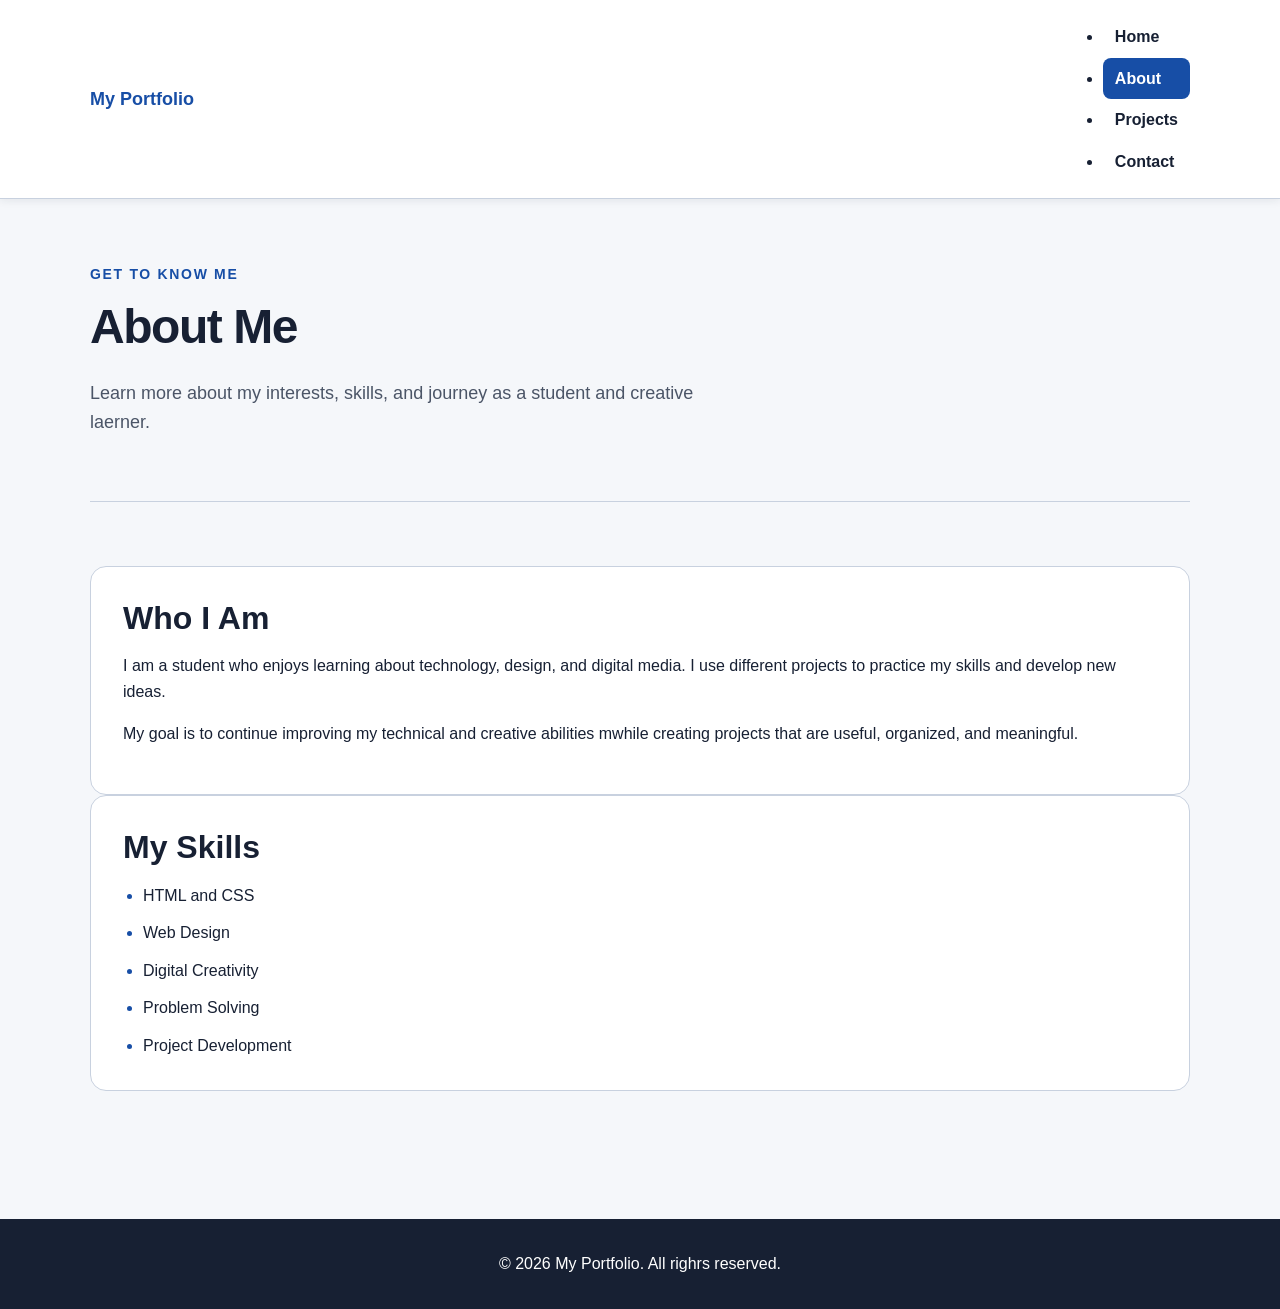
<file: about.html>
<!DOCTYPE html>
<html lang="en">
<head>
    <meta charset="UTF-8">
    <meta name="viewport" content="width=device-width, initial-scale=1.0">
    <title>My Portfolio | About</title>
    <link rel="stylesheet" href="css/style.css">
</head>

<body>

    <header class="site-header">
        <nav class="navbar" aria-label="Main navigation">
            <a class="logo" href="index.html">My Portfolio</a>

            <ul class="nav-lsit">
                 <li><a class="nav-link" href="index.html">Home</a></li>
                <li><a class="nav-link active" href="about.html">About</a></li>
                <li><a class="nav-link" href="projects.html">Projects</a></li>
                <li><a class="nav-link" href="contact.html">Contact</a></li> 
            </ul>
        </nav>
    </header>

    <main class="container">

        <section class="page-header">
            <p class="eyebrow">GET TO KNOW ME</p>
            <h1>About Me</h1>
            <p>
                Learn more about my interests, skills, and journey as
                a student and creative laerner.
            </p>
        </section>

        <section class="section two-cokumn">
            <article class="content-box">
                <h2> Who I Am</h2>
                <p>
                    I am a student who enjoys learning about technology,
                    design, and digital media. I use different projects
                    to practice my skills and develop new ideas.
                </p>

                <p>
                    My goal is to continue improving my technical and
                    creative abilities mwhile creating projects that
                    are useful, organized, and meaningful.
                </p>
            </article>

            <article class="content-box">
                <h2>My Skills</h2>

                <ul class="skill-list">
                    <li> HTML and CSS</li>
                    <li>Web Design</li>
                    <li>Digital Creativity</li>
                    <li>Problem Solving</li>
                    <li>Project Development</li>
                </ul>
            </article>

        </section>


    </main>

    <footer class="site-footer">
        <p>&copy; 2026 My Portfolio. All righrs reserved.</p>
    </footer>
</body>
</html>
</file>
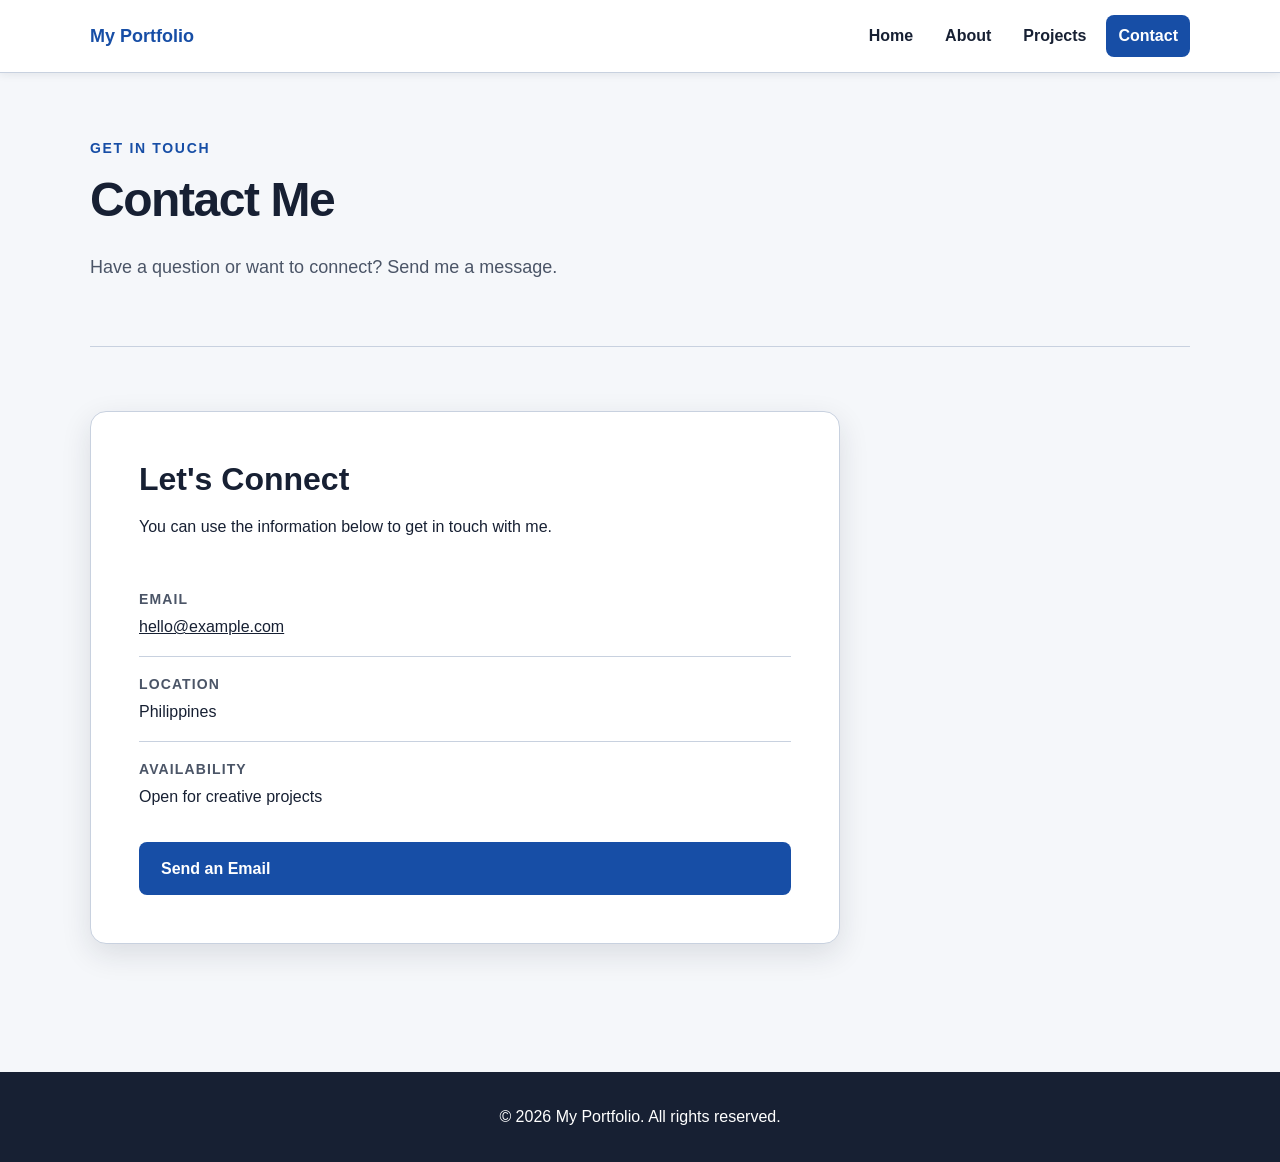
<file: contact.html>
<!DOCTYPE html>
<html lang="en">
<head>
    <meta charset="UTF-8">
    <meta name="viewport" content="width=device-width, initial-scale=1.0">
    <title>My Portfolio | Contact</title>
    <link rel="stylesheet" href="css/style.css">
</head>

<body>

    <header class="site-header">
        <nav class="navbar" aria-label="Main navigation">
            <a class="logo" href="index.html">My Portfolio</a>

            <ul class="nav-list">
                <li><a class="nav-link" href="index.html">Home</a></li>
                <li><a class="nav-link" href="about.html">About</a></li>
                <li><a class="nav-link" href="projects.html">Projects</a></li>
                <li><a class="nav-link active" href="contact.html">Contact</a></li>
            </ul>
        </nav>
    </header>

    <main class="container">

        <section class="page-header">
            <p class="eyebrow">GET IN TOUCH</p>
            <h1>Contact Me</h1>
            <p>
                Have a question or want to connect? Send me a message.
            </p>
        </section>

        <section class="section">

            <div class="contact-card">

                <div>
                    <h2>Let's Connect</h2>
                    <p>
                        You can use the information below to get in
                        touch with me.
                    </p>
                </div>

                <div class="contact-details">
                    <div class="contact-item">
                        <span class="contact-label">Email</span>
                        <a href="mailto:hello@example.com">
                            hello@example.com
                        </a>
                    </div>

                    <div class="contact-item">
                        <span class="contact-label">Location</span>
                        <p>Philippines</p>
                    </div>

                    <div class="contact-item">
                        <span class="contact-label">Availability</span>
                        <p>Open for creative projects</p>
                    </div>
                </div>

                <a class="button button-primary" href="mailto:hello@example.com">
                    Send an Email
                </a>

            </div>

        </section>

    </main>

    <footer class="site-footer">
        <p>&copy; 2026 My Portfolio. All rights reserved.</p>
    </footer>

</body>
</html>
</file>
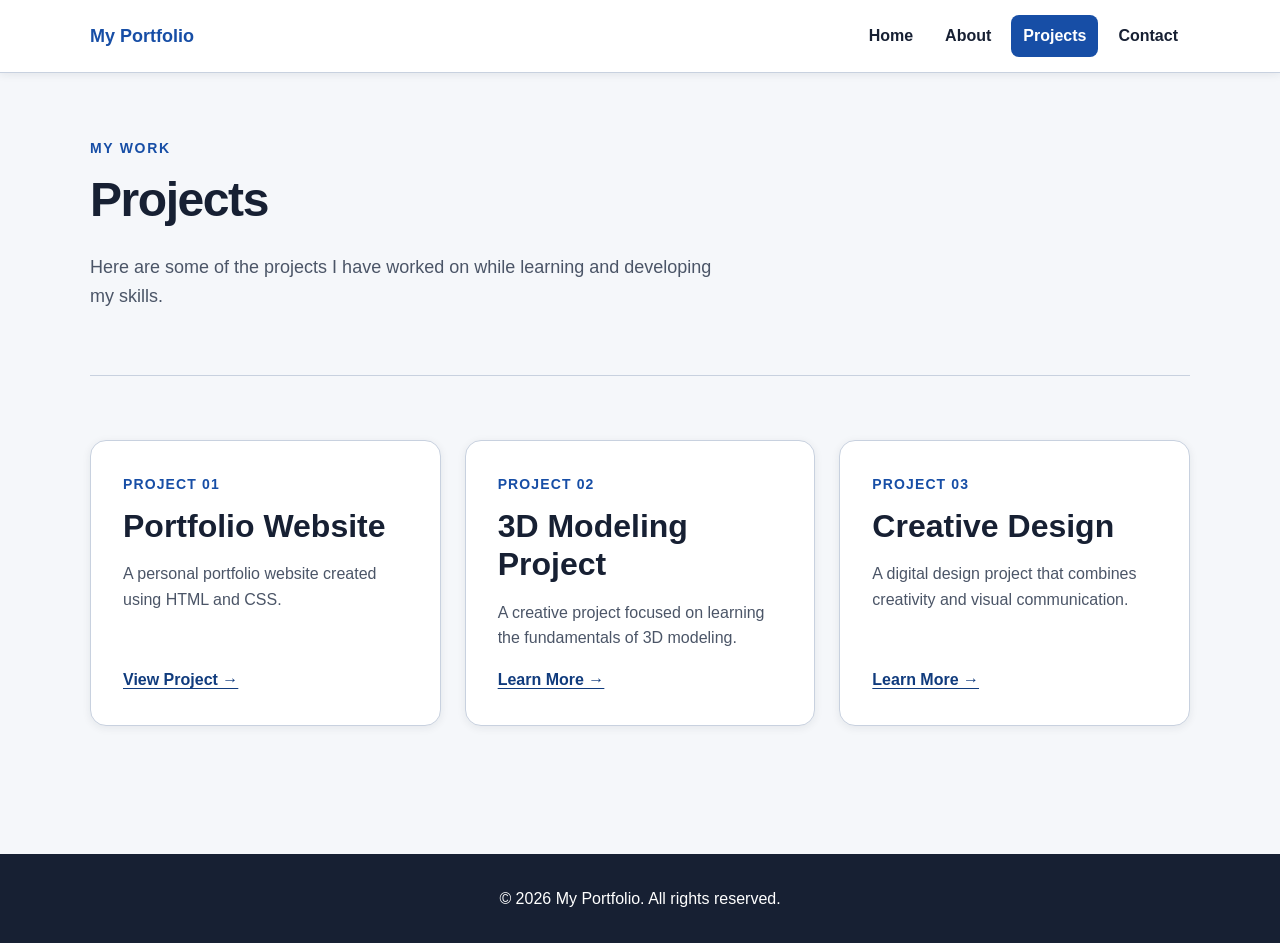
<file: projects.html>
<!DOCTYPE html>
<html lang="en">
<head>
    <meta charset="UTF-8">
    <meta name="viewport" content="width=device-width, initial-scale=1.0">
    <title>My Portfolio | Projects</title>
    <link rel="stylesheet" href="css/style.css">
</head>

<body>

    <header class="site-header">
        <nav class="navbar" aria-label="Main navigation">
            <a class="logo" href="index.html">My Portfolio</a>

            <ul class="nav-list">
                <li><a class="nav-link" href="index.html">Home</a></li>
                <li><a class="nav-link" href="about.html">About</a></li>
                <li><a class="nav-link active" href="projects.html">Projects</a></li>
                <li><a class="nav-link" href="contact.html">Contact</a></li>
            </ul>
        </nav>
    </header>

    <main class="container">

        <section class="page-header">
            <p class="eyebrow">MY WORK</p>
            <h1>Projects</h1>
            <p>
                Here are some of the projects I have worked on while
                learning and developing my skills.
            </p>
        </section>

        <section class="section">

            <div class="card-grid">

                <article class="card project-card">
                    <span class="card-label">PROJECT 01</span>
                    <h2>Portfolio Website</h2>
                    <p>
                        A personal portfolio website created using
                        HTML and CSS.
                    </p>
                    <a class="text-link" href="index.html">
                        View Project →
                    </a>
                </article>

                <article class="card project-card">
                    <span class="card-label">PROJECT 02</span>
                    <h2>3D Modeling Project</h2>
                    <p>
                        A creative project focused on learning the
                        fundamentals of 3D modeling.
                    </p>
                    <a class="text-link" href="about.html">
                        Learn More →
                    </a>
                </article>

                <article class="card project-card">
                    <span class="card-label">PROJECT 03</span>
                    <h2>Creative Design</h2>
                    <p>
                        A digital design project that combines
                        creativity and visual communication.
                    </p>
                    <a class="text-link" href="contact.html">
                        Learn More →
                    </a>
                </article>

            </div>

        </section>

    </main>

    <footer class="site-footer">
        <p>&copy; 2026 My Portfolio. All rights reserved.</p>
    </footer>

</body>
</html>
</file>
<file: css/style.css>
/* =========================================================
   MY PORTFOLIO
   CSS3 FUNDAMENTALS
   ========================================================= */


/* =========================================================
   1. DESIGN TOKENS
   Reusable colors, spacing, and typography values
   ========================================================= */

:root {

    /* Color roles */
    --color-background: #f5f7fa;
    --color-surface: #ffffff;
    --color-surface-alt: #e9eef5;

    --color-text: #172033;
    --color-text-muted: #4b5567;

    --color-primary: #174ea6;
    --color-primary-dark: #103b7d;
    --color-primary-light: #dce9ff;

    --color-border: #c8d1df;
    --color-focus: #b45309;

    /* Spacing scale */
    --space-1: 0.25rem;
    --space-2: 0.5rem;
    --space-3: 0.75rem;
    --space-4: 1rem;
    --space-5: 1.5rem;
    --space-6: 2rem;
    --space-7: 3rem;
    --space-8: 4rem;
    --space-9: 6rem;

    /* Type scale */
    --text-small: 0.875rem;
    --text-body: 1rem;
    --text-large: 1.125rem;
    --text-xl: 1.5rem;
    --text-2xl: 2rem;
    --text-3xl: 3rem;

    /* Layout */
    --content-width: 1100px;
    --radius-small: 0.5rem;
    --radius-large: 1rem;

    /* Shadows */
    --shadow-small: 0 2px 8px rgba(23, 32, 51, 0.08);
    --shadow-large: 0 10px 30px rgba(23, 32, 51, 0.12);

    /* Transitions */
    --transition-fast: 160ms ease;
}


/* =========================================================
   2. RESET / BASE STYLES
   ========================================================= */

*,
*::before,
*::after {
    box-sizing: border-box;
}

html {
    scroll-behavior: smooth;
}

body {
    margin: 0;
    background-color: var(--color-background);
    color: var(--color-text);
    font-family: Arial, Helvetica, sans-serif;
    font-size: var(--text-body);
    line-height: 1.6;
}

img {
    display: block;
    max-width: 100%;
}

a {
    color: inherit;
}


/* =========================================================
   3. TYPOGRAPHY
   ========================================================= */

h1,
h2,
h3 {
    margin-top: 0;
    line-height: 1.2;
}

h1 {
    margin-bottom: var(--space-5);
    font-size: clamp(2.25rem, 6vw, var(--text-3xl));
    letter-spacing: -0.03em;
}

h2 {
    margin-bottom: var(--space-4);
    font-size: var(--text-2xl);
}

h3 {
    margin-bottom: var(--space-3);
    font-size: var(--text-xl);
}

p {
    margin-top: 0;
    margin-bottom: var(--space-4);
}

.eyebrow {
    margin-bottom: var(--space-3);
    color: var(--color-primary);
    font-size: var(--text-small);
    font-weight: 700;
    letter-spacing: 0.12em;
    text-transform: uppercase;
}


/* =========================================================
   4. NAVIGATION
   ========================================================= */

.site-header {
    position: sticky;
    top: 0;
    z-index: 10;
    background-color: var(--color-surface);
    border-bottom: 1px solid var(--color-border);
    box-shadow: var(--shadow-small);
}

.navbar {
    display: flex;
    align-items: center;
    justify-content: space-between;
    gap: var(--space-5);
    width: min(100% - 2rem, var(--content-width));
    min-height: 4.5rem;
    margin-inline: auto;
}

.logo {
    color: var(--color-primary);
    font-size: var(--text-large);
    font-weight: 800;
    text-decoration: none;
    white-space: nowrap;
}

.nav-list {
    display: flex;
    flex-wrap: wrap;
    gap: var(--space-2);
    margin: 0;
    padding: 0;
    list-style: none;
}

.nav-link {
    display: block;
    padding: var(--space-2) var(--space-3);
    border-radius: var(--radius-small);
    color: var(--color-text);
    font-weight: 700;
    text-decoration: none;
    transition:
        background-color var(--transition-fast),
        color var(--transition-fast);
}

.nav-link:hover {
    background-color: var(--color-primary-light);
    color: var(--color-primary-dark);
}

.nav-link:focus-visible {
    outline: 3px solid var(--color-focus);
    outline-offset: 2px;
}

.nav-link.active {
    background-color: var(--color-primary);
    color: var(--color-surface);
}


/* =========================================================
   5. LAYOUT
   ========================================================= */

.container {
    width: min(100% - 2rem, var(--content-width));
    margin-inline: auto;
}

.hero {
    display: grid;
    align-items: center;
    min-height: 70vh;
    padding-block: var(--space-9);
}

.hero-content {
    max-width: 760px;
}

.hero-text {
    max-width: 650px;
    color: var(--color-text-muted);
    font-size: var(--text-large);
}

.section {
    padding-block: var(--space-8);
}

.section-heading {
    margin-bottom: var(--space-6);
}

.page-header {
    padding-block: var(--space-8);
    border-bottom: 1px solid var(--color-border);
}

.page-header p:last-child {
    max-width: 650px;
    margin-bottom: 0;
    color: var(--color-text-muted);
    font-size: var(--text-large);
}


/* =========================================================
   6. BUTTON COMPONENT
   ========================================================= */

.button-group {
    display: flex;
    flex-wrap: wrap;
    gap: var(--space-3);
    margin-top: var(--space-6);
}

.button {
    display: inline-block;
    padding: 0.75rem 1.25rem;
    border: 2px solid transparent;
    border-radius: var(--radius-small);
    font-weight: 700;
    text-decoration: none;
    transition:
        background-color var(--transition-fast),
        color var(--transition-fast),
        border-color var(--transition-fast),
        transform var(--transition-fast);
}

.button:hover {
    transform: translateY(-2px);
}

.button:focus-visible {
    outline: 3px solid var(--color-focus);
    outline-offset: 3px;
}

.button-primary {
    background-color: var(--color-primary);
    color: var(--color-surface);
}

.button-primary:hover {
    background-color: var(--color-primary-dark);
}

.button-secondary {
    border-color: var(--color-primary);
    background-color: var(--color-surface);
    color: var(--color-primary-dark);
}

.button-secondary:hover {
    background-color: var(--color-primary-light);
}


/* =========================================================
   7. CARD COMPONENT
   ========================================================= */

.card-grid {
    display: grid;
    grid-template-columns: repeat(3, 1fr);
    gap: var(--space-5);
}

.card {
    padding: var(--space-6);
    background-color: var(--color-surface);
    border: 1px solid var(--color-border);
    border-radius: var(--radius-large);
    box-shadow: var(--shadow-small);
}

.card-icon {
    display: grid;
    width: 3rem;
    height: 3rem;
    margin-bottom: var(--space-5);
    place-items: center;
    border-radius: 50%;
    background-color: var(--color-primary-light);
    color: var(--color-primary-dark);
    font-weight: 800;
}

.card p {
    color: var(--color-text-muted);
}

.card-label {
    display: inline-block;
    margin-bottom: var(--space-3);
    color: var(--color-primary);
    font-size: var(--text-small);
    font-weight: 800;
    letter-spacing: 0.08em;
}

.project-card {
    display: flex;
    flex-direction: column;
}

.project-card .text-link {
    margin-top: auto;
}

.text-link {
    color: var(--color-primary-dark);
    font-weight: 700;
    text-decoration: underline;
    text-underline-offset: 3px;
}

.text-link:hover {
    color: var(--color-primary);
}

.text-link:focus-visible {
    outline: 3px solid var(--color-focus);
    outline-offset: 3px;
}


/* =========================================================
   8. ABOUT PAGE
   ========================================================= */

.two-column {
    display: grid;
    grid-template-columns: repeat(2, 1fr);
    gap: var(--space-6);
}

.content-box {
    padding: var(--space-6);
    background-color: var(--color-surface);
    border: 1px solid var(--color-border);
    border-radius: var(--radius-large);
}

.skill-list {
    display: grid;
    gap: var(--space-3);
    margin: 0;
    padding-left: 1.25rem;
}

.skill-list li::marker {
    color: var(--color-primary);
}


/* =========================================================
   9. CONTACT PAGE
   ========================================================= */

.contact-card {
    display: grid;
    gap: var(--space-6);
    max-width: 750px;
    padding: var(--space-7);
    background-color: var(--color-surface);
    border: 1px solid var(--color-border);
    border-radius: var(--radius-large);
    box-shadow: var(--shadow-large);
}

.contact-details {
    display: grid;
    gap: var(--space-4);
}

.contact-item {
    padding-bottom: var(--space-4);
    border-bottom: 1px solid var(--color-border);
}

.contact-item:last-child {
    padding-bottom: 0;
    border-bottom: 0;
}

.contact-label {
    display: block;
    margin-bottom: var(--space-1);
    color: var(--color-text-muted);
    font-size: var(--text-small);
    font-weight: 700;
    text-transform: uppercase;
    letter-spacing: 0.08em;
}

.contact-item p {
    margin-bottom: 0;
}


/* =========================================================
   10. FOOTER
   ========================================================= */

.site-footer {
    margin-top: var(--space-8);
    padding: var(--space-6) 1rem;
    background-color: var(--color-text);
    color: var(--color-surface);
    text-align: center;
}

.site-footer p {
    margin: 0;
}


/* =========================================================
   11. RESPONSIVE DESIGN
   ========================================================= */

@media (max-width: 800px) {

    .navbar {
        align-items: flex-start;
        flex-direction: column;
        justify-content: center;
        padding-block: var(--space-4);
    }

    .nav-list {
        width: 100%;
    }

    .nav-link {
        padding-inline: var(--space-2);
    }

    .card-grid,
    .two-column {
        grid-template-columns: 1fr;
    }

    .hero {
        min-height: auto;
        padding-block: var(--space-8);
    }
}


@media (max-width: 480px) {

    .container {
        width: min(100% - 1.5rem, var(--content-width));
    }

    .nav-list {
        gap: var(--space-1);
    }

    .nav-link {
        font-size: var(--text-small);
    }

    .button-group {
        align-items: stretch;
        flex-direction: column;
    }

    .button {
        text-align: center;
    }

    .card,
    .content-box,
    .contact-card {
        padding: var(--space-5);
    }

    .section {
        padding-block: var(--space-6);
    }
}


/* =========================================================
   END OF STYLESHEET
   ========================================================= */
</file>
